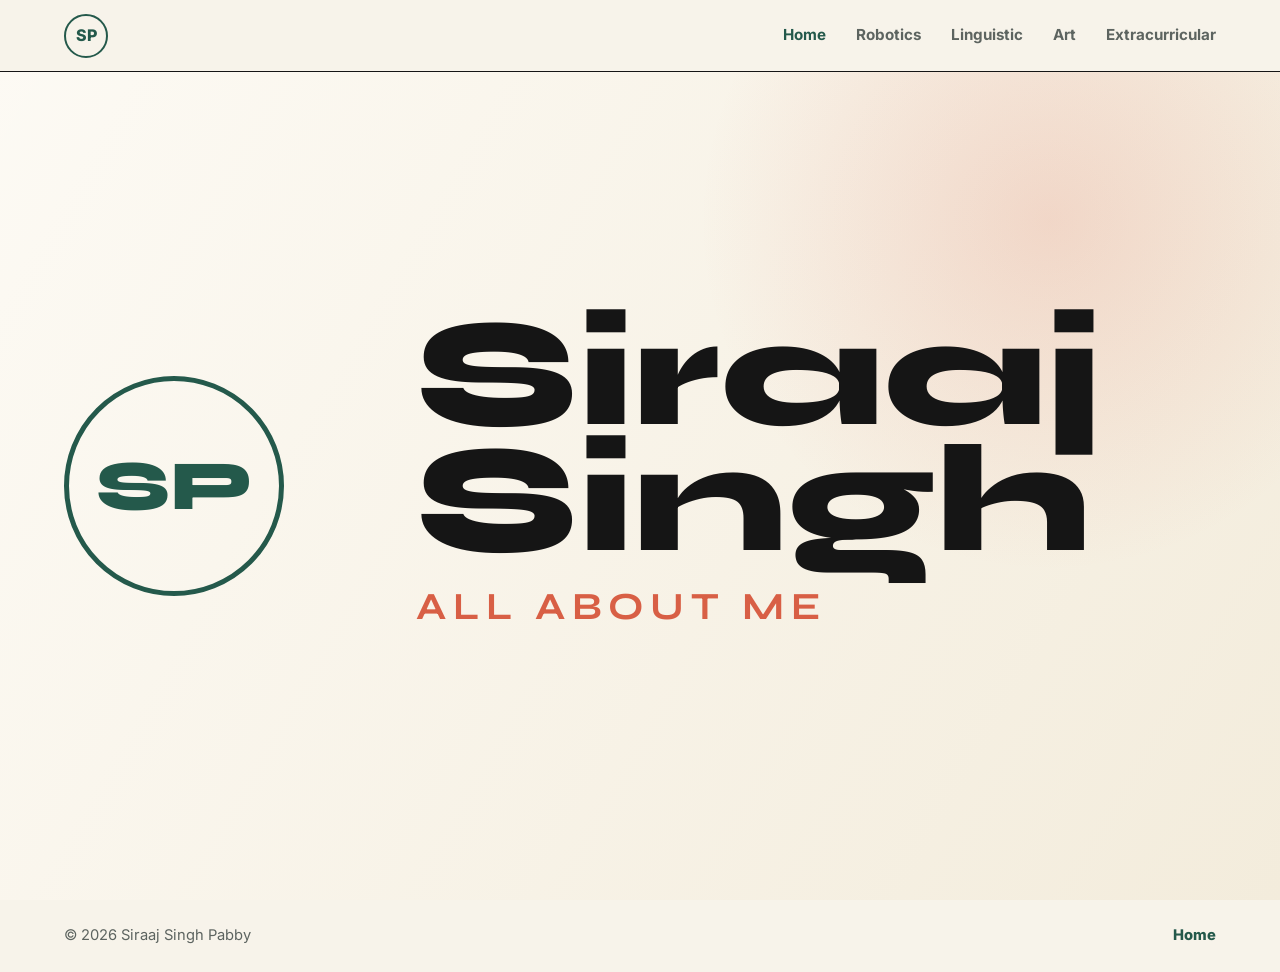
<file: index.html>
<!doctype html>
<html lang="en">
  <head>
    <meta charset="UTF-8" />
    <meta name="viewport" content="width=device-width, initial-scale=1.0" />
    <title>Siraaj Singh Pabby | Personal Website</title>
    <link rel="preconnect" href="https://fonts.googleapis.com" />
    <link rel="preconnect" href="https://fonts.gstatic.com" crossorigin />
    <link
      href="https://fonts.googleapis.com/css2?family=Inter:wght@400;500;600;700;800&family=Syne:wght@700;800&display=swap"
      rel="stylesheet"
    />
    <link rel="stylesheet" href="styles.css" />
  </head>
  <body>
    <header class="site-header">
      <a class="brand" href="index.html" aria-label="Siraaj Singh home">
        <span>SP</span>
      </a>
      <nav class="nav" aria-label="Primary navigation">
        <a class="active" href="index.html">Home</a>
        <a href="robotics.html">Robotics</a>
        <a href="linguistic.html">Linguistic</a>
        <a href="art.html">Art</a>
        <a href="extracurricular.html">Extracurricular</a>
      </nav>
    </header>

    <main id="top">
      <section class="hero">
        <div class="hero-media" aria-hidden="true">
          <div class="hero-logo">SP</div>
        </div>

        <div class="hero-copy">
          <h1>Siraaj Singh</h1>
          <p class="hero-subtitle">ALL ABOUT ME</p>
        </div>
      </section>
    </main>

    <footer class="footer">
      <p>© <span id="year"></span> Siraaj Singh Pabby</p>
      <a href="index.html">Home</a>
    </footer>

    <script src="script.js"></script>
  </body>
</html>
</file>
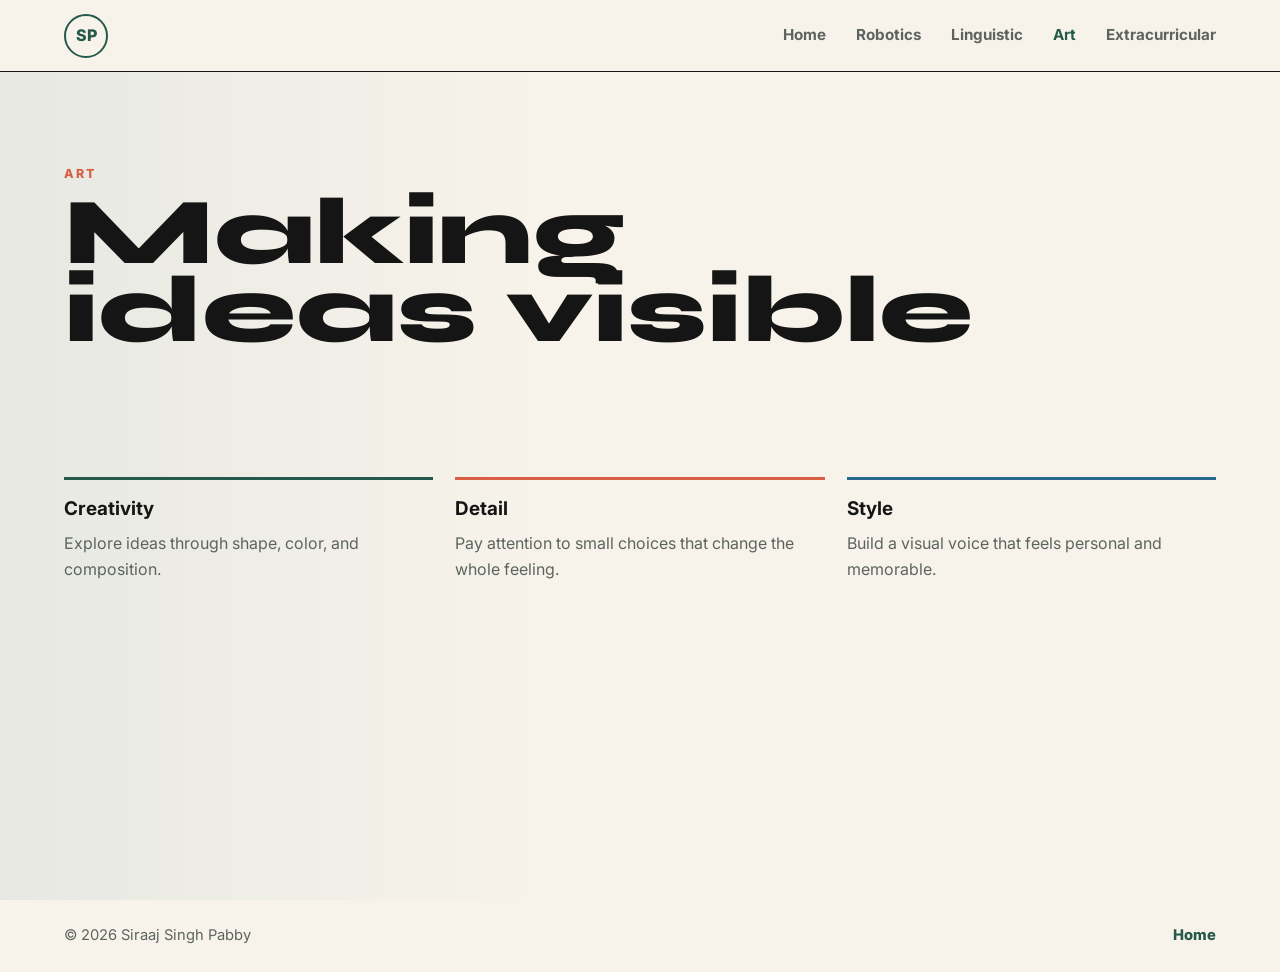
<file: art.html>
<!doctype html>
<html lang="en">
  <head>
    <meta charset="UTF-8" />
    <meta name="viewport" content="width=device-width, initial-scale=1.0" />
    <title>Art | Siraaj Singh</title>
    <link rel="preconnect" href="https://fonts.googleapis.com" />
    <link rel="preconnect" href="https://fonts.gstatic.com" crossorigin />
    <link
      href="https://fonts.googleapis.com/css2?family=Inter:wght@400;500;600;700;800&family=Syne:wght@700;800&display=swap"
      rel="stylesheet"
    />
    <link rel="stylesheet" href="styles.css" />
  </head>
  <body>
    <header class="site-header">
      <a class="brand" href="index.html" aria-label="Siraaj Singh home">
        <span>SP</span>
      </a>
      <nav class="nav" aria-label="Primary navigation">
        <a href="index.html">Home</a>
        <a href="robotics.html">Robotics</a>
        <a href="linguistic.html">Linguistic</a>
        <a class="active" href="art.html">Art</a>
        <a href="extracurricular.html">Extracurricular</a>
      </nav>
    </header>

    <main class="page-main values-section">
      <section class="page-hero">
        <p class="eyebrow">Art</p>
        <h1>Making ideas visible</h1>
      </section>

      <section class="section">
        <div class="values-list">
          <div>
            <h3>Creativity</h3>
            <p>Explore ideas through shape, color, and composition.</p>
          </div>
          <div>
            <h3>Detail</h3>
            <p>Pay attention to small choices that change the whole feeling.</p>
          </div>
          <div>
            <h3>Style</h3>
            <p>Build a visual voice that feels personal and memorable.</p>
          </div>
        </div>
      </section>
    </main>

    <footer class="footer">
      <p>© <span id="year"></span> Siraaj Singh Pabby</p>
      <a href="index.html">Home</a>
    </footer>

    <script src="script.js"></script>
  </body>
</html>
</file>
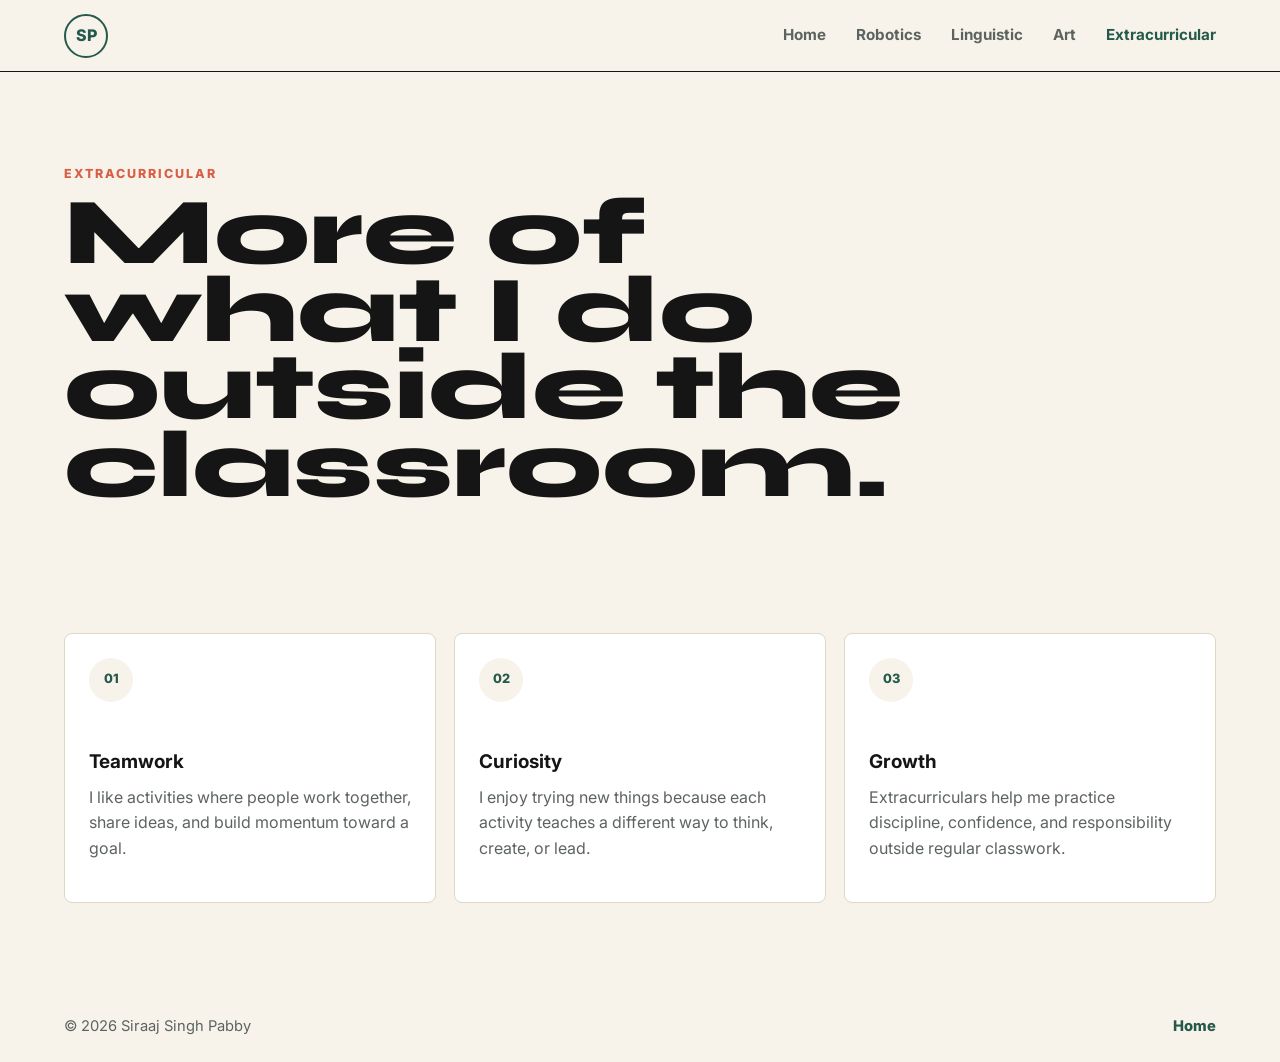
<file: extracurricular.html>
<!doctype html>
<html lang="en">
  <head>
    <meta charset="UTF-8" />
    <meta name="viewport" content="width=device-width, initial-scale=1.0" />
    <title>Extracurricular | Siraaj Singh</title>
    <link rel="preconnect" href="https://fonts.googleapis.com" />
    <link rel="preconnect" href="https://fonts.gstatic.com" crossorigin />
    <link
      href="https://fonts.googleapis.com/css2?family=Inter:wght@400;500;600;700;800&family=Syne:wght@700;800&display=swap"
      rel="stylesheet"
    />
    <link rel="stylesheet" href="styles.css" />
  </head>
  <body>
    <header class="site-header">
      <a class="brand" href="index.html" aria-label="Siraaj Singh home">
        <span>SP</span>
      </a>
      <nav class="nav" aria-label="Primary navigation">
        <a href="index.html">Home</a>
        <a href="robotics.html">Robotics</a>
        <a href="linguistic.html">Linguistic</a>
        <a href="art.html">Art</a>
        <a class="active" href="extracurricular.html">Extracurricular</a>
      </nav>
    </header>

    <main class="page-main extracurricular-page">
      <section class="page-hero">
        <p class="eyebrow">Extracurricular</p>
        <h1>More of what I do outside the classroom.</h1>
      </section>

      <section class="section">
        <div class="card-grid">
          <article class="card">
            <span class="card-icon">01</span>
            <h3>Teamwork</h3>
            <p>
              I like activities where people work together, share ideas, and
              build momentum toward a goal.
            </p>
          </article>
          <article class="card">
            <span class="card-icon">02</span>
            <h3>Curiosity</h3>
            <p>
              I enjoy trying new things because each activity teaches a
              different way to think, create, or lead.
            </p>
          </article>
          <article class="card">
            <span class="card-icon">03</span>
            <h3>Growth</h3>
            <p>
              Extracurriculars help me practice discipline, confidence, and
              responsibility outside regular classwork.
            </p>
          </article>
        </div>
      </section>
    </main>

    <footer class="footer">
      <p>© <span id="year"></span> Siraaj Singh Pabby</p>
      <a href="index.html">Home</a>
    </footer>

    <script src="script.js"></script>
  </body>
</html>
</file>
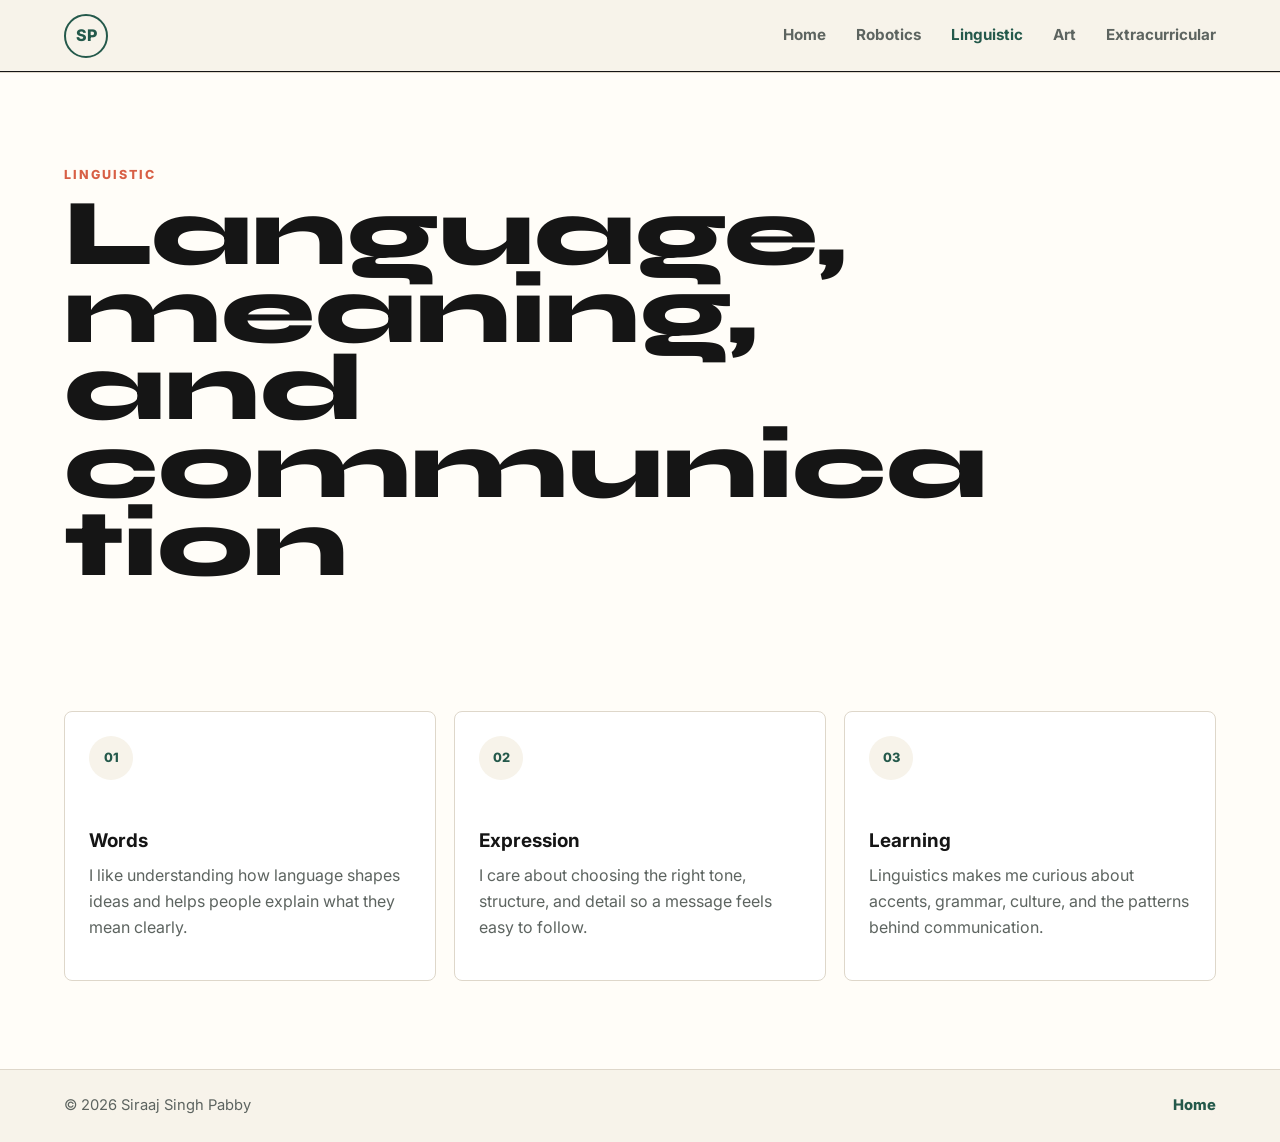
<file: linguistic.html>
<!doctype html>
<html lang="en">
  <head>
    <meta charset="UTF-8" />
    <meta name="viewport" content="width=device-width, initial-scale=1.0" />
    <title>Linguistic | Siraaj Singh</title>
    <link rel="preconnect" href="https://fonts.googleapis.com" />
    <link rel="preconnect" href="https://fonts.gstatic.com" crossorigin />
    <link
      href="https://fonts.googleapis.com/css2?family=Inter:wght@400;500;600;700;800&family=Syne:wght@700;800&display=swap"
      rel="stylesheet"
    />
    <link rel="stylesheet" href="styles.css" />
  </head>
  <body>
    <header class="site-header">
      <a class="brand" href="index.html" aria-label="Siraaj Singh home">
        <span>SP</span>
      </a>
      <nav class="nav" aria-label="Primary navigation">
        <a href="index.html">Home</a>
        <a href="robotics.html">Robotics</a>
        <a class="active" href="linguistic.html">Linguistic</a>
        <a href="art.html">Art</a>
        <a href="extracurricular.html">Extracurricular</a>
      </nav>
    </header>

    <main class="page-main muted">
      <section class="page-hero">
        <p class="eyebrow">Linguistic</p>
        <h1>Language, meaning, and communication</h1>
      </section>

      <section class="section">
        <div class="card-grid">
          <article class="card">
            <span class="card-icon">01</span>
            <h3>Words</h3>
            <p>
              I like understanding how language shapes ideas and helps people
              explain what they mean clearly.
            </p>
          </article>
          <article class="card">
            <span class="card-icon">02</span>
            <h3>Expression</h3>
            <p>
              I care about choosing the right tone, structure, and detail so a
              message feels easy to follow.
            </p>
          </article>
          <article class="card">
            <span class="card-icon">03</span>
            <h3>Learning</h3>
            <p>
              Linguistics makes me curious about accents, grammar, culture, and
              the patterns behind communication.
            </p>
          </article>
        </div>
      </section>
    </main>

    <footer class="footer">
      <p>© <span id="year"></span> Siraaj Singh Pabby</p>
      <a href="index.html">Home</a>
    </footer>

    <script src="script.js"></script>
  </body>
</html>
</file>
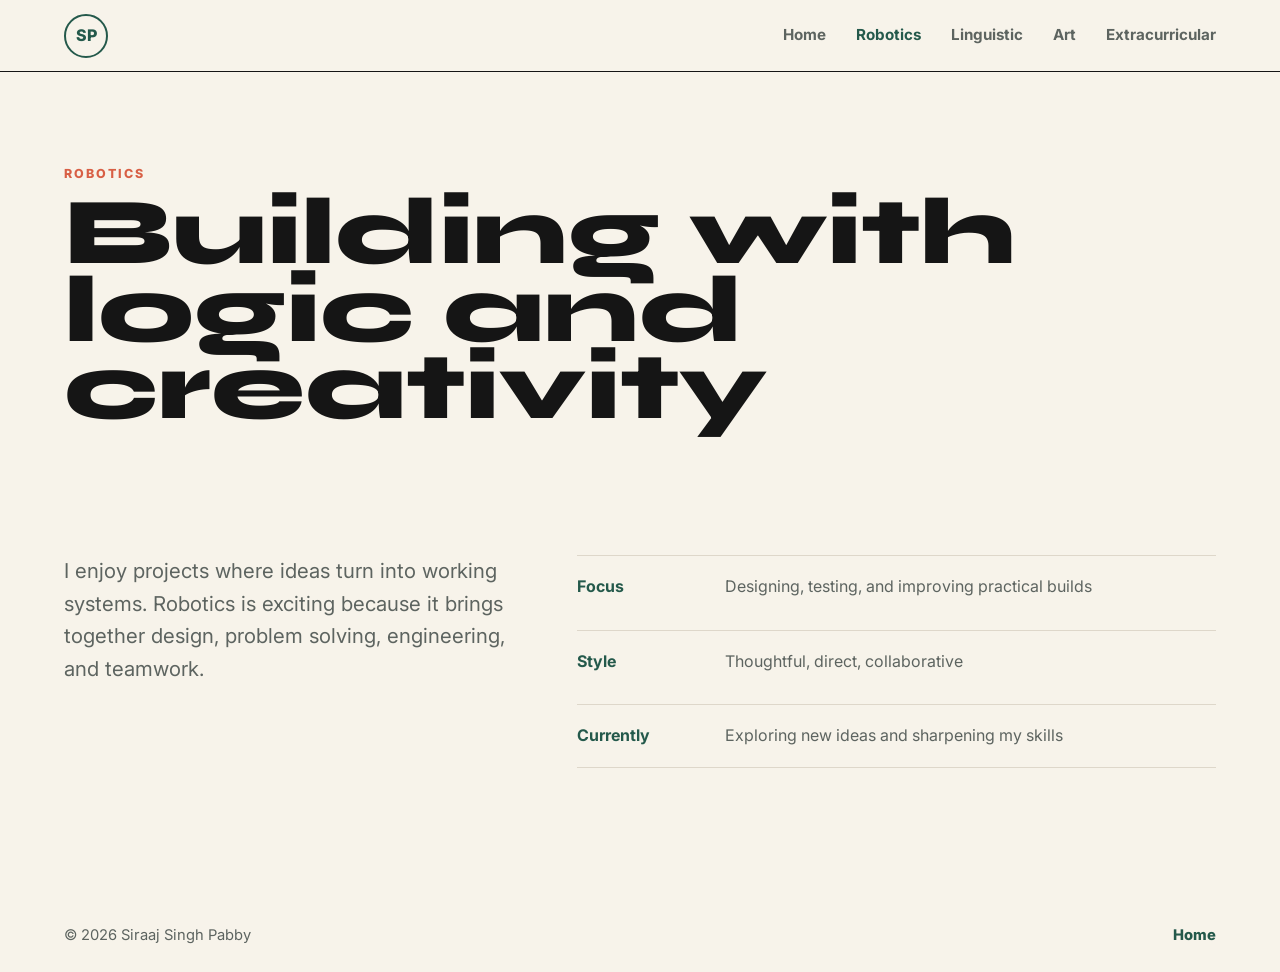
<file: robotics.html>
<!doctype html>
<html lang="en">
  <head>
    <meta charset="UTF-8" />
    <meta name="viewport" content="width=device-width, initial-scale=1.0" />
    <title>Robotics | Siraaj Singh</title>
    <link rel="preconnect" href="https://fonts.googleapis.com" />
    <link rel="preconnect" href="https://fonts.gstatic.com" crossorigin />
    <link
      href="https://fonts.googleapis.com/css2?family=Inter:wght@400;500;600;700;800&family=Syne:wght@700;800&display=swap"
      rel="stylesheet"
    />
    <link rel="stylesheet" href="styles.css" />
  </head>
  <body>
    <header class="site-header">
      <a class="brand" href="index.html" aria-label="Siraaj Singh home">
        <span>SP</span>
      </a>
      <nav class="nav" aria-label="Primary navigation">
        <a href="index.html">Home</a>
        <a class="active" href="robotics.html">Robotics</a>
        <a href="linguistic.html">Linguistic</a>
        <a href="art.html">Art</a>
        <a href="extracurricular.html">Extracurricular</a>
      </nav>
    </header>

    <main class="page-main">
      <section class="page-hero">
        <p class="eyebrow">Robotics</p>
        <h1>Building with logic and creativity</h1>
      </section>

      <section class="section">
        <div class="about-grid">
          <p>
            I enjoy projects where ideas turn into working systems. Robotics is
            exciting because it brings together design, problem solving,
            engineering, and teamwork.
          </p>
          <div class="facts">
            <div>
              <strong>Focus</strong>
              <span>Designing, testing, and improving practical builds</span>
            </div>
            <div>
              <strong>Style</strong>
              <span>Thoughtful, direct, collaborative</span>
            </div>
            <div>
              <strong>Currently</strong>
              <span>Exploring new ideas and sharpening my skills</span>
            </div>
          </div>
        </div>
      </section>
    </main>

    <footer class="footer">
      <p>© <span id="year"></span> Siraaj Singh Pabby</p>
      <a href="index.html">Home</a>
    </footer>

    <script src="script.js"></script>
  </body>
</html>
</file>
<file: styles.css>
:root {
  --ink: #151515;
  --muted-ink: #5d6460;
  --paper: #f7f3ea;
  --surface: #fffdf8;
  --line: #ded7ca;
  --green: #24594b;
  --coral: #d85f45;
  --gold: #c59a35;
  --blue: #286a8d;
  --shadow: 0 18px 60px rgba(36, 89, 75, 0.14);
}

* {
  box-sizing: border-box;
}

html {
  scroll-behavior: smooth;
}

body {
  margin: 0;
  background: var(--paper);
  color: var(--ink);
  font-family: "Inter", system-ui, -apple-system, BlinkMacSystemFont, "Segoe UI",
    sans-serif;
  line-height: 1.6;
}

a {
  color: inherit;
  text-decoration: none;
}

.site-header {
  z-index: 10;
  display: flex;
  align-items: center;
  justify-content: space-between;
  gap: 24px;
  min-height: 72px;
  padding: 0 clamp(20px, 5vw, 72px);
  background: var(--paper);
  border-bottom: 1px solid var(--ink);
}

.brand {
  display: inline-grid;
  flex: 0 0 auto;
  width: 44px;
  height: 44px;
  place-items: center;
  border: 2px solid var(--green);
  border-radius: 50%;
  color: var(--green);
  font-weight: 800;
}

.nav {
  display: flex;
  align-items: center;
  justify-content: flex-end;
  flex-wrap: wrap;
  gap: clamp(12px, 3vw, 30px);
  color: var(--muted-ink);
  font-size: 0.95rem;
  font-weight: 700;
}

.nav a:hover,
.nav a.active {
  color: var(--green);
}

.hero {
  min-height: calc(100vh - 72px);
  display: grid;
  grid-template-columns: minmax(150px, 0.36fr) minmax(0, 1fr);
  align-items: center;
  gap: clamp(26px, 5vw, 72px);
  padding: 56px clamp(20px, 5vw, 72px);
  background:
    radial-gradient(circle at 82% 18%, rgba(216, 95, 69, 0.18), transparent 28%),
    linear-gradient(120deg, rgba(255, 253, 248, 0.7), rgba(197, 154, 53, 0.08));
}

.hero-media {
  display: grid;
  place-items: center start;
}

.hero-logo {
  display: grid;
  width: clamp(122px, 18vw, 220px);
  aspect-ratio: 1;
  place-items: center;
  border: clamp(3px, 0.45vw, 6px) solid var(--green);
  border-radius: 50%;
  color: var(--green);
  font-family: "Syne", "Inter", system-ui, sans-serif;
  font-size: clamp(2.7rem, 5.5vw, 5.6rem);
  font-weight: 800;
  letter-spacing: 0;
}

.portrait-card {
  position: relative;
  width: min(72vw, 360px);
  aspect-ratio: 4 / 5;
  display: grid;
  place-items: center;
  overflow: hidden;
  border: 1px solid var(--line);
  border-radius: 8px;
  background:
    linear-gradient(135deg, rgba(36, 89, 75, 0.94), rgba(40, 106, 141, 0.9)),
    repeating-linear-gradient(45deg, transparent 0 16px, rgba(255,255,255,0.12) 16px 18px);
  box-shadow: var(--shadow);
}

.portrait-card::before,
.portrait-card::after {
  position: absolute;
  content: "";
  border-radius: 999px;
}

.portrait-card::before {
  width: 210px;
  height: 210px;
  left: -70px;
  top: 46px;
  background: rgba(197, 154, 53, 0.55);
}

.portrait-card::after {
  width: 180px;
  height: 180px;
  right: -54px;
  bottom: 58px;
  background: rgba(216, 95, 69, 0.58);
}

.portrait-ring {
  position: absolute;
  width: 74%;
  aspect-ratio: 1;
  border: 2px solid rgba(255, 253, 248, 0.56);
  border-radius: 50%;
}

.portrait-mark {
  z-index: 1;
  display: grid;
  width: 164px;
  height: 164px;
  place-items: center;
  border: 2px solid rgba(255, 253, 248, 0.82);
  border-radius: 50%;
  color: #fffdf8;
  font-size: 4rem;
  font-weight: 800;
  letter-spacing: 0;
}

.signal-board {
  position: absolute;
  right: clamp(0px, 3vw, 48px);
  bottom: 34px;
  display: grid;
  grid-template-columns: repeat(2, 54px);
  gap: 10px;
  padding: 12px;
  border: 1px solid var(--line);
  border-radius: 8px;
  background: var(--surface);
  box-shadow: 0 16px 34px rgba(21, 21, 21, 0.1);
}

.signal-board span {
  height: 54px;
  border-radius: 6px;
}

.signal-board span:nth-child(1) {
  background: var(--coral);
}

.signal-board span:nth-child(2) {
  background: var(--gold);
}

.signal-board span:nth-child(3) {
  background: var(--blue);
}

.signal-board span:nth-child(4) {
  background: var(--green);
}

.hero-copy {
  width: 100%;
  max-width: none;
}

.eyebrow {
  margin: 0 0 10px;
  color: var(--coral);
  font-size: 0.78rem;
  font-weight: 800;
  letter-spacing: 0.16em;
  text-transform: uppercase;
}

h1,
h2,
h3,
p {
  margin-top: 0;
}

h1 {
  width: 100%;
  max-width: none;
  margin-bottom: 12px;
  font-family: "Syne", "Inter", system-ui, sans-serif;
  font-size: clamp(3.9rem, 12vw, 13rem);
  font-weight: 800;
  line-height: 0.82;
  letter-spacing: 0;
  text-transform: none;
}

.hero-subtitle {
  margin-bottom: 22px;
  color: var(--coral);
  font-family: "Syne", "Inter", system-ui, sans-serif;
  font-size: clamp(1.35rem, 3vw, 2.8rem);
  font-weight: 700;
  letter-spacing: 0.18em;
}

h2 {
  margin-bottom: 0;
  font-size: clamp(2rem, 5vw, 4rem);
  line-height: 1;
  letter-spacing: 0;
}

h3 {
  margin-bottom: 10px;
  font-size: 1.18rem;
  line-height: 1.2;
}

.lead {
  max-width: 650px;
  color: var(--muted-ink);
  font-size: clamp(1.05rem, 2vw, 1.28rem);
}

.hero-actions {
  display: flex;
  flex-wrap: wrap;
  gap: 12px;
  margin-top: 30px;
}

.button {
  display: inline-flex;
  min-height: 48px;
  align-items: center;
  justify-content: center;
  border-radius: 6px;
  padding: 0 20px;
  font-weight: 800;
  transition:
    transform 180ms ease,
    box-shadow 180ms ease,
    background 180ms ease;
}

.button:hover {
  transform: translateY(-2px);
}

.button.primary {
  background: var(--green);
  color: #fffdf8;
  box-shadow: 0 12px 24px rgba(36, 89, 75, 0.2);
}

.button.secondary {
  border: 1px solid var(--line);
  background: var(--surface);
  color: var(--green);
}

.section {
  padding: 88px clamp(20px, 5vw, 72px);
}

.page-main {
  min-height: calc(100vh - 72px);
}

.page-hero {
  padding: 92px clamp(20px, 5vw, 72px) 28px;
}

.page-hero h1 {
  max-width: 980px;
  font-size: clamp(2.4rem, 7.4vw, 8.6rem);
  overflow-wrap: anywhere;
}

.section-heading {
  display: grid;
  grid-template-columns: minmax(220px, 0.36fr) 1fr;
  gap: 28px;
  align-items: end;
  margin-bottom: 38px;
}

.about-grid {
  display: grid;
  grid-template-columns: minmax(280px, 0.75fr) minmax(280px, 1fr);
  gap: 34px;
}

.about-grid > p {
  max-width: 720px;
  color: var(--muted-ink);
  font-size: 1.28rem;
}

.facts {
  display: grid;
  gap: 12px;
}

.facts div {
  display: grid;
  grid-template-columns: 130px 1fr;
  gap: 18px;
  padding: 18px 0;
  border-top: 1px solid var(--line);
}

.facts div:last-child {
  border-bottom: 1px solid var(--line);
}

.facts strong {
  color: var(--green);
}

.facts span {
  color: var(--muted-ink);
}

.muted {
  background: var(--surface);
  border-block: 1px solid var(--line);
}

.card-grid {
  display: grid;
  grid-template-columns: repeat(3, minmax(0, 1fr));
  gap: 18px;
}

.card {
  min-height: 270px;
  display: flex;
  flex-direction: column;
  justify-content: space-between;
  padding: 24px;
  border: 1px solid var(--line);
  border-radius: 8px;
  background: #ffffff;
}

.card-icon {
  width: 44px;
  height: 44px;
  display: inline-grid;
  place-items: center;
  margin-bottom: 48px;
  border-radius: 50%;
  background: var(--paper);
  color: var(--green);
  font-size: 0.8rem;
  font-weight: 800;
}

.card p,
.values-list p {
  color: var(--muted-ink);
}

.values-section {
  background:
    linear-gradient(90deg, rgba(40, 106, 141, 0.08), transparent 42%),
    var(--paper);
}

.values-list {
  display: grid;
  grid-template-columns: repeat(3, minmax(0, 1fr));
  gap: 22px;
}

.values-list div {
  padding-top: 18px;
  border-top: 3px solid var(--green);
}

.values-list div:nth-child(2) {
  border-color: var(--coral);
}

.values-list div:nth-child(3) {
  border-color: var(--blue);
}

.contact {
  display: flex;
  align-items: center;
  justify-content: space-between;
  gap: 28px;
  padding: 72px clamp(20px, 5vw, 72px);
  background: var(--green);
  color: #fffdf8;
}

.contact .eyebrow {
  color: #f4c56b;
}

.contact h2 {
  max-width: 760px;
}

.contact .button.primary {
  flex: 0 0 auto;
  background: #fffdf8;
  color: var(--green);
}

.footer {
  display: flex;
  justify-content: space-between;
  gap: 16px;
  padding: 24px clamp(20px, 5vw, 72px);
  color: var(--muted-ink);
  font-size: 0.92rem;
}

.footer p {
  margin: 0;
}

.footer a {
  font-weight: 800;
  color: var(--green);
}

@media (max-width: 860px) {
  .site-header {
    min-height: 76px;
    justify-content: space-between;
  }

  .nav {
    flex-wrap: wrap;
    justify-content: flex-end;
  }

  .hero {
    min-height: calc(100vh - 76px);
    grid-template-columns: minmax(96px, 0.28fr) minmax(0, 1fr);
    gap: 24px;
  }

  .hero-media {
    min-height: auto;
  }

  .section-heading,
  .about-grid,
  .card-grid,
  .values-list {
    grid-template-columns: 1fr;
  }

  .section,
  .contact {
    padding-block: 64px;
  }
}

@media (max-width: 560px) {
  .site-header {
    min-height: 96px;
    align-items: flex-start;
    padding-inline: 16px;
    padding-block: 14px;
  }

  .brand {
    width: 40px;
    height: 40px;
  }

  .nav {
    gap: 10px 14px;
    font-size: 0.85rem;
  }

  .hero {
    min-height: calc(100vh - 96px);
    padding-inline: 18px;
    grid-template-columns: minmax(68px, 0.24fr) minmax(0, 1fr);
    gap: 12px;
  }

  .page-main {
    min-height: calc(100vh - 96px);
  }

  .page-hero {
    padding-top: 64px;
  }

  .page-hero h1 {
    font-size: clamp(2.3rem, 11vw, 3.2rem);
  }

  h1 {
    font-size: clamp(2.15rem, 12.8vw, 3.45rem);
  }

  .hero-subtitle {
    font-size: clamp(0.92rem, 5vw, 1.25rem);
    letter-spacing: 0.12em;
  }

  .hero-logo {
    width: clamp(68px, 22vw, 104px);
    font-size: clamp(1.5rem, 6.4vw, 2.6rem);
  }

  .portrait-card {
    width: min(82vw, 320px);
  }

  .signal-board {
    right: 0;
    bottom: 18px;
    grid-template-columns: repeat(2, 44px);
  }

  .signal-board span {
    height: 44px;
  }

  .facts div {
    grid-template-columns: 1fr;
    gap: 6px;
  }

  .contact,
  .footer {
    align-items: flex-start;
    flex-direction: column;
  }

  .contact .button {
    width: 100%;
  }
}
</file>
